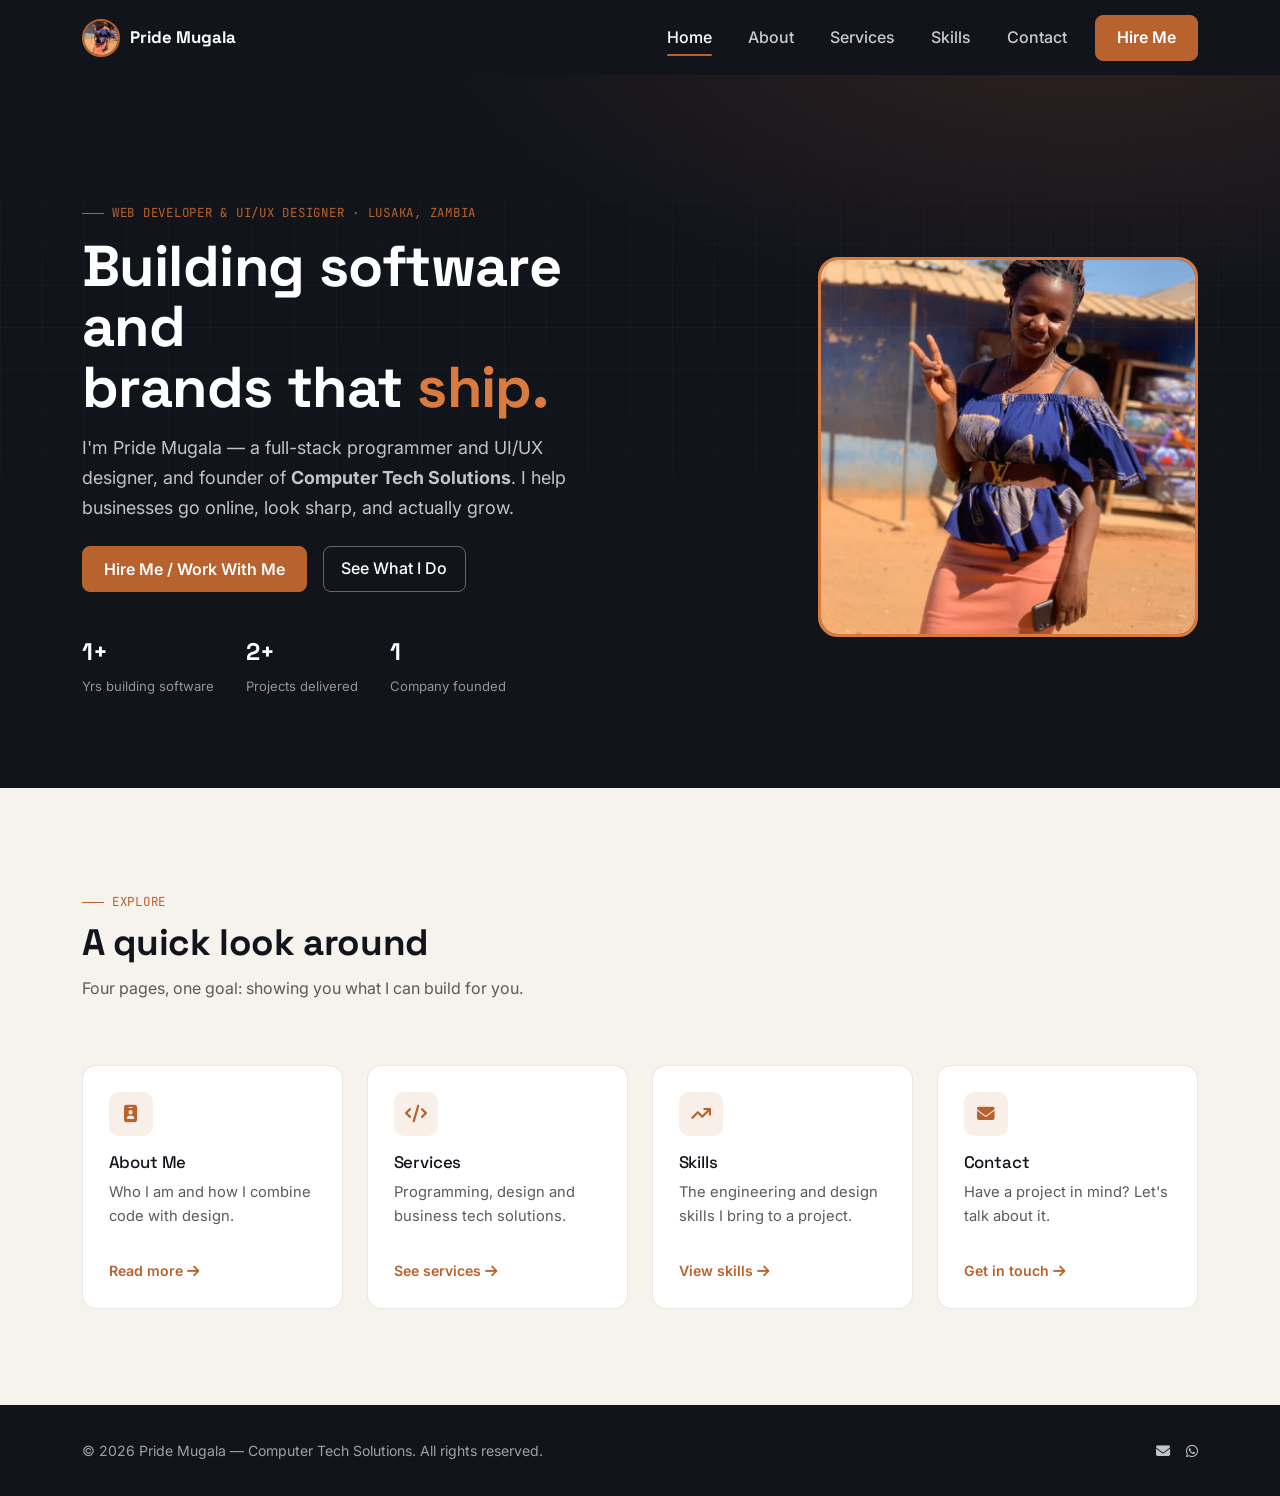
<file: index.html>
<!DOCTYPE html>
<html lang="en">
<head>
<meta charset="UTF-8">
<meta name="viewport" content="width=device-width, initial-scale=1.0">
<title>Pride Mugala — Web Developer &amp; UI/UX Designer in Lusaka, Zambia</title>
<meta name="description" content="Pride Mugala is a full-stack web developer and UI/UX designer in Lusaka, Zambia, and founder of Computer Tech Solutions. Websites, apps and brand design for growing businesses.">
<meta name="author" content="Pride Mugala">
<meta name="robots" content="index, follow, max-image-preview:large, max-snippet:-1">
<meta name="theme-color" content="#0f1720">
<link rel="canonical" href="https://YOUR-DOMAIN.com/">
<link rel="icon" type="image/png" href="logo.png">
<link rel="apple-touch-icon" href="logo.png">

<meta property="og:type" content="website">
<meta property="og:site_name" content="Pride Mugala — Computer Tech Solutions">
<meta property="og:title" content="Pride Mugala — Web Developer &amp; UI/UX Designer in Lusaka, Zambia">
<meta property="og:description" content="Pride Mugala is a full-stack web developer and UI/UX designer in Lusaka, Zambia, and founder of Computer Tech Solutions. Websites, apps and brand design for growing businesses.">
<meta property="og:url" content="https://YOUR-DOMAIN.com/">
<meta property="og:image" content="https://YOUR-DOMAIN.com/logo.png">
<meta property="og:image:alt" content="Pride Mugala, web developer and UI/UX designer in Lusaka, Zambia">
<meta property="og:locale" content="en_ZM">
<meta name="twitter:card" content="summary_large_image">
<meta name="twitter:title" content="Pride Mugala — Web Developer &amp; UI/UX Designer in Lusaka, Zambia">
<meta name="twitter:description" content="Pride Mugala is a full-stack web developer and UI/UX designer in Lusaka, Zambia, and founder of Computer Tech Solutions. Websites, apps and brand design for growing businesses.">
<meta name="twitter:image" content="https://YOUR-DOMAIN.com/logo.png">

<meta name="geo.region" content="ZM-09">
<meta name="geo.placename" content="Lusaka">

<link rel="preconnect" href="https://fonts.googleapis.com">
<link rel="preconnect" href="https://fonts.gstatic.com" crossorigin>
<link href="https://cdnjs.cloudflare.com/ajax/libs/twitter-bootstrap/5.3.3/css/bootstrap.min.css" rel="stylesheet">
<link rel="stylesheet" href="https://cdnjs.cloudflare.com/ajax/libs/font-awesome/6.5.2/css/all.min.css">
<link href="https://fonts.googleapis.com/css2?family=Space+Grotesk:wght@500;600;700&family=Inter:wght@400;500;600&family=JetBrains+Mono:wght@400;500;600&display=swap" rel="stylesheet">
<link rel="stylesheet" href="style.css">
<noscript><style>[data-reveal]{opacity:1!important;transform:none!important}</style></noscript>

<script type="application/ld+json">
{
  "@context": "https://schema.org",
  "@graph": [
    {
      "@type": "WebSite",
      "@id": "https://YOUR-DOMAIN.com/#website",
      "url": "https://YOUR-DOMAIN.com/",
      "name": "Pride Mugala — Computer Tech Solutions",
      "inLanguage": "en",
      "publisher": {
        "@id": "https://YOUR-DOMAIN.com/#person"
      }
    },
    {
      "@type": "Person",
      "@id": "https://YOUR-DOMAIN.com/#person",
      "name": "Pride Mugala",
      "jobTitle": "Full-stack Web Developer & UI/UX Designer",
      "image": "https://YOUR-DOMAIN.com/logo.png",
      "url": "https://YOUR-DOMAIN.com/",
      "email": "mailto:mugalapride@gmail.com",
      "telephone": "+260770741549",
      "address": {
        "@type": "PostalAddress",
        "addressLocality": "Lusaka",
        "addressCountry": "ZM"
      },
      "worksFor": {
        "@id": "https://YOUR-DOMAIN.com/#business"
      },
      "knowsAbout": [
        "Web development",
        "HTML",
        "CSS",
        "JavaScript",
        "PHP",
        "MySQL",
        "UI/UX design",
        "Brand design",
        "Graphic design"
      ]
    },
    {
      "@type": "ProfessionalService",
      "@id": "https://YOUR-DOMAIN.com/#business",
      "name": "Computer Tech Solutions",
      "url": "https://YOUR-DOMAIN.com/",
      "image": "https://YOUR-DOMAIN.com/logo.png",
      "founder": {
        "@id": "https://YOUR-DOMAIN.com/#person"
      },
      "description": "Website development, business branding and digital services in Lusaka, Zambia.",
      "email": "mugalapride@gmail.com",
      "telephone": "+260770741549",
      "address": {
        "@type": "PostalAddress",
        "addressLocality": "Lusaka",
        "addressCountry": "ZM"
      },
      "areaServed": {
        "@type": "Country",
        "name": "Zambia"
      }
    },
    {
      "@type": "BreadcrumbList",
      "itemListElement": [
        {
          "@type": "ListItem",
          "position": 1,
          "name": "Home",
          "item": "https://YOUR-DOMAIN.com/"
        }
      ]
    }
  ]
}
</script>
</head>
<body>

<a class="visually-hidden-focusable skip-link" href="#main">Skip to main content</a>
<nav class="navbar navbar-expand-lg navbar-dark sticky-top" id="mainNav" aria-label="Main navigation">
  <div class="container">
    <a class="navbar-brand" href="index.html">
      <img src="logo.png" alt="Pride Mugala logo" width="40" height="40">
      Pride Mugala
    </a>
    <button class="navbar-toggler" type="button" data-bs-toggle="collapse" data-bs-target="#navMenu" aria-controls="navMenu" aria-expanded="false" aria-label="Toggle navigation">
      <span class="navbar-toggler-icon"></span>
    </button>
    <div class="collapse navbar-collapse" id="navMenu">
      <ul class="navbar-nav ms-auto align-items-lg-center gap-lg-1">
        <li class="nav-item"><a class="nav-link active" href="index.html" aria-current="page">Home</a></li>
        <li class="nav-item"><a class="nav-link" href="about.html">About</a></li>
        <li class="nav-item"><a class="nav-link" href="services.html">Services</a></li>
        <li class="nav-item"><a class="nav-link" href="skills.html">Skills</a></li>
        <li class="nav-item"><a class="nav-link" href="contact.html">Contact</a></li>
        <li class="nav-item ms-lg-2 mt-2 mt-lg-0"><a class="btn-copper" href="contact.html">Hire Me</a></li>
      </ul>
    </div>
  </div>
</nav>

<main id="main">
<header class="hero" id="home">
  <div class="container position-relative">
    <div class="row align-items-center gy-5">
      <div class="col-lg-7">
        <span class="eyebrow">Web Developer &amp; UI/UX Designer · Lusaka, Zambia</span>
        <h1>Building software <br> and <br> brands that <span>ship.</span></h1>
        <p class="lead-text">
          I'm Pride Mugala — a full-stack programmer and UI/UX designer, and founder of
          <strong>Computer Tech Solutions</strong>. I help businesses go online, look sharp,
          and actually grow.
        </p>
        <div class="d-flex flex-wrap gap-3 mt-4">
          <a href="contact.html" class="btn-copper">Hire Me / Work With Me</a>
          <a href="services.html" class="btn-outline-paper">See What I Do</a>
        </div>
        <div class="hero-stats">
          <div><strong>1+</strong><span>Yrs building software</span></div>
          <div><strong>2+</strong><span>Projects delivered</span></div>
          <div><strong>1</strong><span>Company founded</span></div>
        </div>
      </div>
      <div class="col-lg-5 d-flex justify-content-lg-end justify-content-center">
        <img class="hero-photo" src="logo.png" width="380" height="380" fetchpriority="high"
             alt="Pride Mugala, full-stack web developer and UI/UX designer in Lusaka, Zambia">
      </div>
    </div>
  </div>
</header>

<section aria-labelledby="explore-title">
  <div class="container">
    <div class="row mb-5">
      <div class="col-lg-7" data-reveal>
        <span class="eyebrow">Explore</span>
        <h2 class="section-title mt-2" id="explore-title">A quick look around</h2>
        <p class="section-sub">Four pages, one goal: showing you what I can build for you.</p>
      </div>
    </div>
    <div class="row g-4">
      <div class="col-md-6 col-lg-3" data-reveal>
        <a href="about.html" class="text-decoration-none text-reset">
          <div class="preview-card">
            <div class="icon-wrap"><i class="fa-solid fa-id-badge" aria-hidden="true"></i></div>
            <h3>About Me</h3>
            <p>Who I am and how I combine code with design.</p>
            <span class="go-link">Read more <i class="fa-solid fa-arrow-right" aria-hidden="true"></i></span>
          </div>
        </a>
      </div>
      <div class="col-md-6 col-lg-3" data-reveal>
        <a href="services.html" class="text-decoration-none text-reset">
          <div class="preview-card">
            <div class="icon-wrap"><i class="fa-solid fa-code" aria-hidden="true"></i></div>
            <h3>Services</h3>
            <p>Programming, design and business tech solutions.</p>
            <span class="go-link">See services <i class="fa-solid fa-arrow-right" aria-hidden="true"></i></span>
          </div>
        </a>
      </div>
      <div class="col-md-6 col-lg-3" data-reveal>
        <a href="skills.html" class="text-decoration-none text-reset">
          <div class="preview-card">
            <div class="icon-wrap"><i class="fa-solid fa-arrow-trend-up" aria-hidden="true"></i></div>
            <h3>Skills</h3>
            <p>The engineering and design skills I bring to a project.</p>
            <span class="go-link">View skills <i class="fa-solid fa-arrow-right" aria-hidden="true"></i></span>
          </div>
        </a>
      </div>
      <div class="col-md-6 col-lg-3" data-reveal>
        <a href="contact.html" class="text-decoration-none text-reset">
          <div class="preview-card">
            <div class="icon-wrap"><i class="fa-solid fa-envelope" aria-hidden="true"></i></div>
            <h3>Contact</h3>
            <p>Have a project in mind? Let's talk about it.</p>
            <span class="go-link">Get in touch <i class="fa-solid fa-arrow-right" aria-hidden="true"></i></span>
          </div>
        </a>
      </div>
    </div>
  </div>
</section>
</main>

<footer>
  <div class="container d-flex flex-column flex-md-row justify-content-between align-items-center gap-2 text-center text-md-start">
    <div>&copy; <span id="year">2026</span> Pride Mugala — Computer Tech Solutions. All rights reserved.</div>
    <div class="d-flex gap-3">
      <a href="mailto:mugalapride@gmail.com" aria-label="Email Pride Mugala"><i class="fa-solid fa-envelope"></i></a>
      <a href="https://wa.me/260770741549" aria-label="WhatsApp Pride Mugala" rel="noopener"><i class="fa-brands fa-whatsapp"></i></a>
    </div>
  </div>
</footer>

<script src="https://cdnjs.cloudflare.com/ajax/libs/twitter-bootstrap/5.3.3/js/bootstrap.bundle.min.js"></script>
<script src="script.js" defer></script>

</body>
</html>
</file>
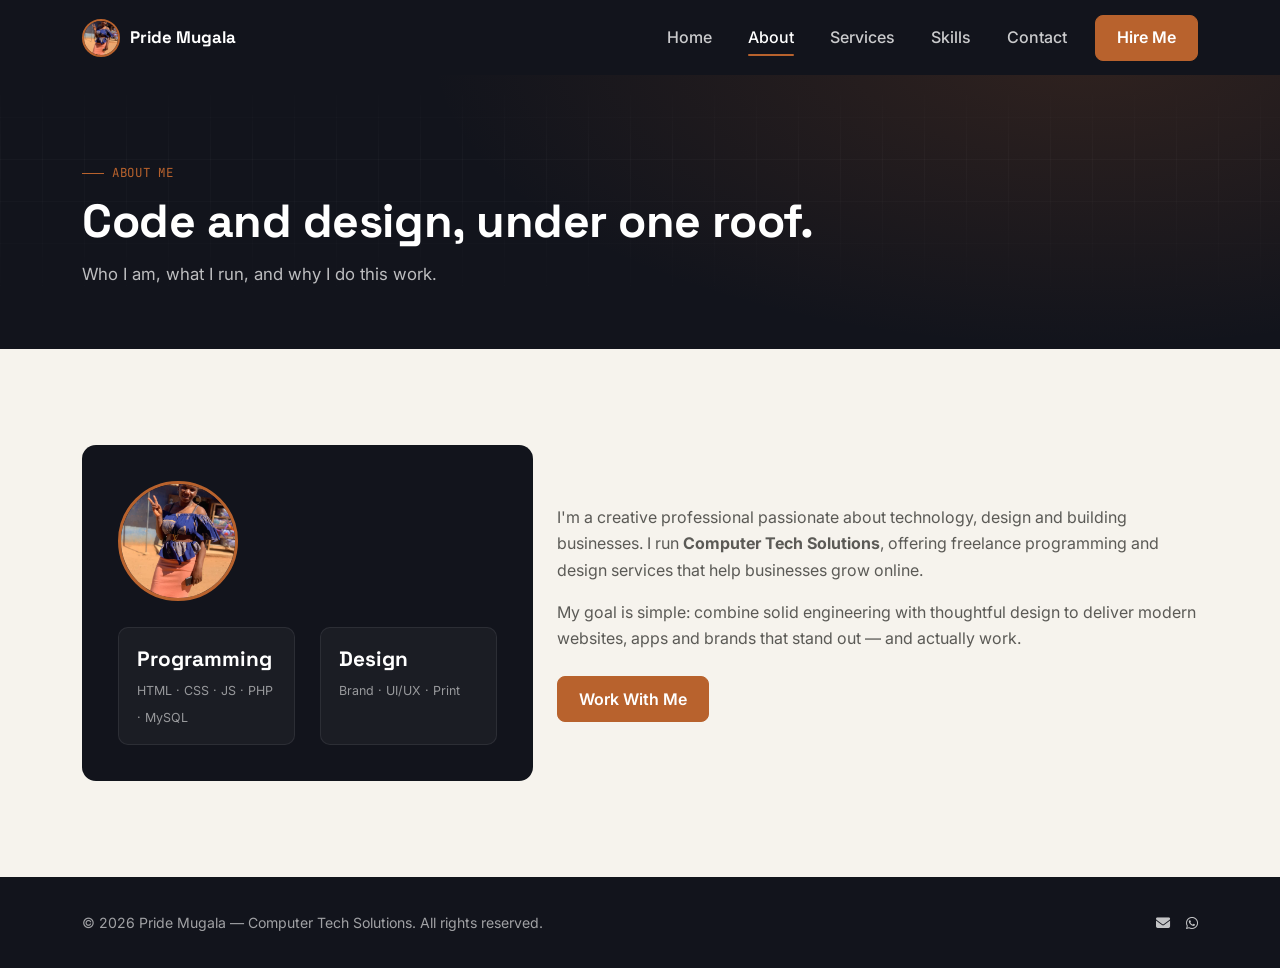
<file: about.html>
<!DOCTYPE html>
<html lang="en">
<head>
<meta charset="UTF-8">
<meta name="viewport" content="width=device-width, initial-scale=1.0">
<title>About Pride Mugala | Programmer &amp; Designer in Lusaka, Zambia</title>
<meta name="description" content="Learn about Pride Mugala, a full-stack programmer and UI/UX designer in Lusaka, Zambia, and founder of Computer Tech Solutions.">
<meta name="author" content="Pride Mugala">
<meta name="robots" content="index, follow, max-image-preview:large, max-snippet:-1">
<meta name="theme-color" content="#0f1720">
<link rel="canonical" href="https://YOUR-DOMAIN.com/about.html">
<link rel="icon" type="image/png" href="logo.png">
<link rel="apple-touch-icon" href="logo.png">

<meta property="og:type" content="website">
<meta property="og:site_name" content="Pride Mugala — Computer Tech Solutions">
<meta property="og:title" content="About Pride Mugala | Programmer &amp; Designer in Lusaka, Zambia">
<meta property="og:description" content="Learn about Pride Mugala, a full-stack programmer and UI/UX designer in Lusaka, Zambia, and founder of Computer Tech Solutions.">
<meta property="og:url" content="https://YOUR-DOMAIN.com/about.html">
<meta property="og:image" content="https://YOUR-DOMAIN.com/logo.png">
<meta property="og:image:alt" content="Pride Mugala, web developer and UI/UX designer in Lusaka, Zambia">
<meta property="og:locale" content="en_ZM">
<meta name="twitter:card" content="summary_large_image">
<meta name="twitter:title" content="About Pride Mugala | Programmer &amp; Designer in Lusaka, Zambia">
<meta name="twitter:description" content="Learn about Pride Mugala, a full-stack programmer and UI/UX designer in Lusaka, Zambia, and founder of Computer Tech Solutions.">
<meta name="twitter:image" content="https://YOUR-DOMAIN.com/logo.png">

<meta name="geo.region" content="ZM-09">
<meta name="geo.placename" content="Lusaka">

<link rel="preconnect" href="https://fonts.googleapis.com">
<link rel="preconnect" href="https://fonts.gstatic.com" crossorigin>
<link href="https://cdnjs.cloudflare.com/ajax/libs/twitter-bootstrap/5.3.3/css/bootstrap.min.css" rel="stylesheet">
<link rel="stylesheet" href="https://cdnjs.cloudflare.com/ajax/libs/font-awesome/6.5.2/css/all.min.css">
<link href="https://fonts.googleapis.com/css2?family=Space+Grotesk:wght@500;600;700&family=Inter:wght@400;500;600&family=JetBrains+Mono:wght@400;500;600&display=swap" rel="stylesheet">
<link rel="stylesheet" href="style.css">
<noscript><style>[data-reveal]{opacity:1!important;transform:none!important}</style></noscript>

<script type="application/ld+json">
{
  "@context": "https://schema.org",
  "@graph": [
    {
      "@type": "WebSite",
      "@id": "https://YOUR-DOMAIN.com/#website",
      "url": "https://YOUR-DOMAIN.com/",
      "name": "Pride Mugala — Computer Tech Solutions",
      "inLanguage": "en",
      "publisher": {
        "@id": "https://YOUR-DOMAIN.com/#person"
      }
    },
    {
      "@type": "Person",
      "@id": "https://YOUR-DOMAIN.com/#person",
      "name": "Pride Mugala",
      "jobTitle": "Full-stack Web Developer & UI/UX Designer",
      "image": "https://YOUR-DOMAIN.com/logo.png",
      "url": "https://YOUR-DOMAIN.com/",
      "email": "mailto:mugalapride@gmail.com",
      "telephone": "+260770741549",
      "address": {
        "@type": "PostalAddress",
        "addressLocality": "Lusaka",
        "addressCountry": "ZM"
      },
      "worksFor": {
        "@id": "https://YOUR-DOMAIN.com/#business"
      },
      "knowsAbout": [
        "Web development",
        "HTML",
        "CSS",
        "JavaScript",
        "PHP",
        "MySQL",
        "UI/UX design",
        "Brand design",
        "Graphic design"
      ]
    },
    {
      "@type": "ProfessionalService",
      "@id": "https://YOUR-DOMAIN.com/#business",
      "name": "Computer Tech Solutions",
      "url": "https://YOUR-DOMAIN.com/",
      "image": "https://YOUR-DOMAIN.com/logo.png",
      "founder": {
        "@id": "https://YOUR-DOMAIN.com/#person"
      },
      "description": "Website development, business branding and digital services in Lusaka, Zambia.",
      "email": "mugalapride@gmail.com",
      "telephone": "+260770741549",
      "address": {
        "@type": "PostalAddress",
        "addressLocality": "Lusaka",
        "addressCountry": "ZM"
      },
      "areaServed": {
        "@type": "Country",
        "name": "Zambia"
      }
    },
    {
      "@type": "BreadcrumbList",
      "itemListElement": [
        {
          "@type": "ListItem",
          "position": 1,
          "name": "Home",
          "item": "https://YOUR-DOMAIN.com/"
        },
        {
          "@type": "ListItem",
          "position": 2,
          "name": "About",
          "item": "https://YOUR-DOMAIN.com/about.html"
        }
      ]
    },
    {
      "@type": "AboutPage",
      "url": "https://YOUR-DOMAIN.com/about.html",
      "name": "About Pride Mugala | Programmer & Designer in Lusaka, Zambia",
      "about": {
        "@id": "https://YOUR-DOMAIN.com/#person"
      }
    }
  ]
}
</script>
</head>
<body>

<a class="visually-hidden-focusable skip-link" href="#main">Skip to main content</a>
<nav class="navbar navbar-expand-lg navbar-dark sticky-top" id="mainNav" aria-label="Main navigation">
  <div class="container">
    <a class="navbar-brand" href="index.html">
      <img src="logo.png" alt="Pride Mugala logo" width="40" height="40">
      Pride Mugala
    </a>
    <button class="navbar-toggler" type="button" data-bs-toggle="collapse" data-bs-target="#navMenu" aria-controls="navMenu" aria-expanded="false" aria-label="Toggle navigation">
      <span class="navbar-toggler-icon"></span>
    </button>
    <div class="collapse navbar-collapse" id="navMenu">
      <ul class="navbar-nav ms-auto align-items-lg-center gap-lg-1">
        <li class="nav-item"><a class="nav-link" href="index.html">Home</a></li>
        <li class="nav-item"><a class="nav-link active" href="about.html" aria-current="page">About</a></li>
        <li class="nav-item"><a class="nav-link" href="services.html">Services</a></li>
        <li class="nav-item"><a class="nav-link" href="skills.html">Skills</a></li>
        <li class="nav-item"><a class="nav-link" href="contact.html">Contact</a></li>
        <li class="nav-item ms-lg-2 mt-2 mt-lg-0"><a class="btn-copper" href="contact.html">Hire Me</a></li>
      </ul>
    </div>
  </div>
</nav>

<main id="main">
<header class="page-header">
  <div class="container">
    <span class="eyebrow">About Me</span>
    <h1>Code and design, under one roof.</h1>
    <p>Who I am, what I run, and why I do this work.</p>
  </div>
</header>

<section>
  <div class="container">
    <div class="row align-items-center gy-5">
      <div class="col-lg-5" data-reveal>
        <div class="about-figure">
          <img src="logo.png" width="120" height="120" loading="lazy" alt="Portrait of Pride Mugala, programmer and designer in Lusaka, Zambia">
          <div class="stat-row">
            <div class="stat"><strong>Programming</strong><span>HTML · CSS · JS · PHP · MySQL</span></div>
            <div class="stat"><strong>Design</strong><span>Brand · UI/UX · Print</span></div>
          </div>
        </div>
      </div>
      <div class="col-lg-7" data-reveal>
        <p class="section-sub">
          I'm a creative professional passionate about technology, design and building
          businesses. I run <strong>Computer Tech Solutions</strong>, offering freelance
          programming and design services that help businesses grow online.
        </p>
        <p class="section-sub">
          My goal is simple: combine solid engineering with thoughtful design to deliver
          modern websites, apps and brands that stand out — and actually work.
        </p>
        <a href="contact.html" class="btn-copper mt-2">Work With Me</a>
      </div>
    </div>
  </div>
</section>
</main>

<footer>
  <div class="container d-flex flex-column flex-md-row justify-content-between align-items-center gap-2 text-center text-md-start">
    <div>&copy; <span id="year">2026</span> Pride Mugala — Computer Tech Solutions. All rights reserved.</div>
    <div class="d-flex gap-3">
      <a href="mailto:mugalapride@gmail.com" aria-label="Email Pride Mugala"><i class="fa-solid fa-envelope"></i></a>
      <a href="https://wa.me/260770741549" aria-label="WhatsApp Pride Mugala" rel="noopener"><i class="fa-brands fa-whatsapp"></i></a>
    </div>
  </div>
</footer>

<script src="https://cdnjs.cloudflare.com/ajax/libs/twitter-bootstrap/5.3.3/js/bootstrap.bundle.min.js"></script>
<script src="script.js" defer></script>

</body>
</html>
</file>
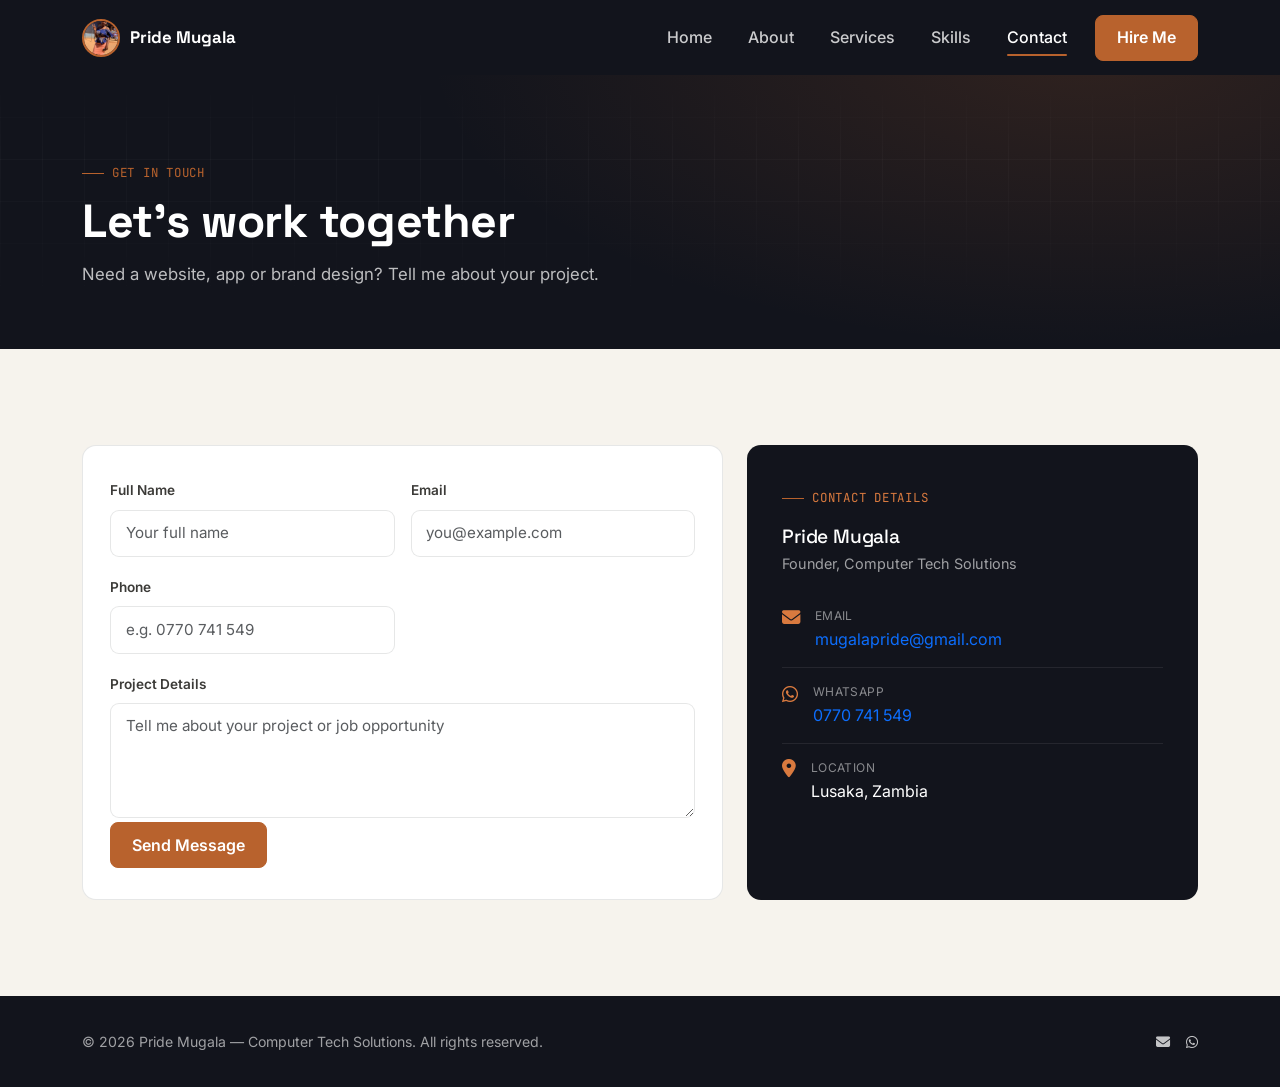
<file: contact.html>
<!DOCTYPE html>
<html lang="en">
<head>
<meta charset="UTF-8">
<meta name="viewport" content="width=device-width, initial-scale=1.0">
<title>Contact Pride Mugala | Hire a Web Developer in Lusaka</title>
<meta name="description" content="Get in touch with Pride Mugala for website, app or brand design projects. Email, WhatsApp or the contact form. Based in Lusaka, Zambia.">
<meta name="author" content="Pride Mugala">
<meta name="robots" content="index, follow, max-image-preview:large, max-snippet:-1">
<meta name="theme-color" content="#0f1720">
<link rel="canonical" href="https://YOUR-DOMAIN.com/contact.html">
<link rel="icon" type="image/png" href="logo.png">
<link rel="apple-touch-icon" href="logo.png">

<meta property="og:type" content="website">
<meta property="og:site_name" content="Pride Mugala — Computer Tech Solutions">
<meta property="og:title" content="Contact Pride Mugala | Hire a Web Developer in Lusaka">
<meta property="og:description" content="Get in touch with Pride Mugala for website, app or brand design projects. Email, WhatsApp or the contact form. Based in Lusaka, Zambia.">
<meta property="og:url" content="https://YOUR-DOMAIN.com/contact.html">
<meta property="og:image" content="https://YOUR-DOMAIN.com/logo.png">
<meta property="og:image:alt" content="Pride Mugala, web developer and UI/UX designer in Lusaka, Zambia">
<meta property="og:locale" content="en_ZM">
<meta name="twitter:card" content="summary_large_image">
<meta name="twitter:title" content="Contact Pride Mugala | Hire a Web Developer in Lusaka">
<meta name="twitter:description" content="Get in touch with Pride Mugala for website, app or brand design projects. Email, WhatsApp or the contact form. Based in Lusaka, Zambia.">
<meta name="twitter:image" content="https://YOUR-DOMAIN.com/logo.png">

<meta name="geo.region" content="ZM-09">
<meta name="geo.placename" content="Lusaka">

<link rel="preconnect" href="https://fonts.googleapis.com">
<link rel="preconnect" href="https://fonts.gstatic.com" crossorigin>
<link href="https://cdnjs.cloudflare.com/ajax/libs/twitter-bootstrap/5.3.3/css/bootstrap.min.css" rel="stylesheet">
<link rel="stylesheet" href="https://cdnjs.cloudflare.com/ajax/libs/font-awesome/6.5.2/css/all.min.css">
<link href="https://fonts.googleapis.com/css2?family=Space+Grotesk:wght@500;600;700&family=Inter:wght@400;500;600&family=JetBrains+Mono:wght@400;500;600&display=swap" rel="stylesheet">
<link rel="stylesheet" href="style.css">
<noscript><style>[data-reveal]{opacity:1!important;transform:none!important}</style></noscript>

<script type="application/ld+json">
{
  "@context": "https://schema.org",
  "@graph": [
    {
      "@type": "WebSite",
      "@id": "https://YOUR-DOMAIN.com/#website",
      "url": "https://YOUR-DOMAIN.com/",
      "name": "Pride Mugala — Computer Tech Solutions",
      "inLanguage": "en",
      "publisher": {
        "@id": "https://YOUR-DOMAIN.com/#person"
      }
    },
    {
      "@type": "Person",
      "@id": "https://YOUR-DOMAIN.com/#person",
      "name": "Pride Mugala",
      "jobTitle": "Full-stack Web Developer & UI/UX Designer",
      "image": "https://YOUR-DOMAIN.com/logo.png",
      "url": "https://YOUR-DOMAIN.com/",
      "email": "mailto:mugalapride@gmail.com",
      "telephone": "+260770741549",
      "address": {
        "@type": "PostalAddress",
        "addressLocality": "Lusaka",
        "addressCountry": "ZM"
      },
      "worksFor": {
        "@id": "https://YOUR-DOMAIN.com/#business"
      },
      "knowsAbout": [
        "Web development",
        "HTML",
        "CSS",
        "JavaScript",
        "PHP",
        "MySQL",
        "UI/UX design",
        "Brand design",
        "Graphic design"
      ]
    },
    {
      "@type": "ProfessionalService",
      "@id": "https://YOUR-DOMAIN.com/#business",
      "name": "Computer Tech Solutions",
      "url": "https://YOUR-DOMAIN.com/",
      "image": "https://YOUR-DOMAIN.com/logo.png",
      "founder": {
        "@id": "https://YOUR-DOMAIN.com/#person"
      },
      "description": "Website development, business branding and digital services in Lusaka, Zambia.",
      "email": "mugalapride@gmail.com",
      "telephone": "+260770741549",
      "address": {
        "@type": "PostalAddress",
        "addressLocality": "Lusaka",
        "addressCountry": "ZM"
      },
      "areaServed": {
        "@type": "Country",
        "name": "Zambia"
      }
    },
    {
      "@type": "BreadcrumbList",
      "itemListElement": [
        {
          "@type": "ListItem",
          "position": 1,
          "name": "Home",
          "item": "https://YOUR-DOMAIN.com/"
        },
        {
          "@type": "ListItem",
          "position": 2,
          "name": "Contact",
          "item": "https://YOUR-DOMAIN.com/contact.html"
        }
      ]
    },
    {
      "@type": "ContactPage",
      "url": "https://YOUR-DOMAIN.com/contact.html",
      "name": "Contact Pride Mugala | Hire a Web Developer in Lusaka"
    }
  ]
}
</script>
</head>
<body>

<a class="visually-hidden-focusable skip-link" href="#main">Skip to main content</a>
<nav class="navbar navbar-expand-lg navbar-dark sticky-top" id="mainNav" aria-label="Main navigation">
  <div class="container">
    <a class="navbar-brand" href="index.html">
      <img src="logo.png" alt="Pride Mugala logo" width="40" height="40">
      Pride Mugala
    </a>
    <button class="navbar-toggler" type="button" data-bs-toggle="collapse" data-bs-target="#navMenu" aria-controls="navMenu" aria-expanded="false" aria-label="Toggle navigation">
      <span class="navbar-toggler-icon"></span>
    </button>
    <div class="collapse navbar-collapse" id="navMenu">
      <ul class="navbar-nav ms-auto align-items-lg-center gap-lg-1">
        <li class="nav-item"><a class="nav-link" href="index.html">Home</a></li>
        <li class="nav-item"><a class="nav-link" href="about.html">About</a></li>
        <li class="nav-item"><a class="nav-link" href="services.html">Services</a></li>
        <li class="nav-item"><a class="nav-link" href="skills.html">Skills</a></li>
        <li class="nav-item"><a class="nav-link active" href="contact.html" aria-current="page">Contact</a></li>
        <li class="nav-item ms-lg-2 mt-2 mt-lg-0"><a class="btn-copper" href="contact.html">Hire Me</a></li>
      </ul>
    </div>
  </div>
</nav>

<main id="main">
<header class="page-header">
  <div class="container">
    <span class="eyebrow">Get In Touch</span>
    <h1>Let's work together</h1>
    <p>Need a website, app or brand design? Tell me about your project.</p>
  </div>
</header>

<section>
  <div class="container">
    <div class="row g-4">
      <div class="col-lg-7" data-reveal>
        <form id="contactForm" method="POST" action="send_message.php" novalidate class="card-panel">
          <div class="row g-3">
            <div class="col-md-6">
              <label for="name" class="form-label">Full Name</label>
              <input type="text" class="form-control" name="name" id="name" placeholder="Your full name" autocomplete="name" required>
              <div class="invalid-feedback" id="nameError"></div>
            </div>
            <div class="col-md-6">
              <label for="email" class="form-label">Email</label>
              <input type="email" class="form-control" name="email" id="email" placeholder="you@example.com" autocomplete="email" required>
              <div class="invalid-feedback" id="emailError"></div>
            </div>
            <div class="col-md-6">
              <label for="phone" class="form-label">Phone</label>
              <input type="tel" class="form-control" name="phone" id="phone" placeholder="e.g. 0770 741 549" autocomplete="tel" required>
              <div class="invalid-feedback" id="phoneError"></div>
            </div>
            <div class="col-12">
              <label for="message" class="form-label">Project Details</label>
              <textarea class="form-control" name="message" id="message" rows="4" placeholder="Tell me about your project or job opportunity"></textarea>
            </div>
            <div class="col-12 d-flex align-items-center gap-3 mt-1">
              <button type="submit" class="btn-copper">Send Message</button>
              <span id="successMsg" class="text-success small" style="display:none;" role="status"><i class="fa-solid fa-circle-check me-1" aria-hidden="true"></i>Message sent — I'll get back to you.</span>
              <span id="errorMsg" class="text-danger small" style="display:none;" role="alert"><i class="fa-solid fa-circle-xmark me-1" aria-hidden="true"></i>Failed to send. Please try again or <a href="mailto:mugalapride@gmail.com">email me</a>.</span>
            </div>
          </div>
        </form>
      </div>

      <div class="col-lg-5" data-reveal>
        <div class="contact-panel">
          <span class="eyebrow" style="color:var(--copper-bright);">Contact Details</span>
          <h2 class="mt-3 mb-1" style="font-size:1.2rem;">Pride Mugala</h2>
          <p class="mb-0" style="color:rgba(255,255,255,.6); font-size:.9rem;">Founder, Computer Tech Solutions</p>

          <address class="mt-3 mb-0" style="font-style:normal;">
            <div class="item">
              <i class="fa-solid fa-envelope" aria-hidden="true"></i>
              <div><small>Email</small><a href="mailto:mugalapride@gmail.com">mugalapride@gmail.com</a></div>
            </div>
            <div class="item">
              <i class="fa-brands fa-whatsapp" aria-hidden="true"></i>
              <div><small>WhatsApp</small><a href="https://wa.me/260770741549" rel="noopener">0770 741 549</a></div>
            </div>
            <div class="item">
              <i class="fa-solid fa-location-dot" aria-hidden="true"></i>
              <div><small>Location</small>Lusaka, Zambia</div>
            </div>
          </address>
        </div>
      </div>
    </div>
  </div>
</section>
</main>

<footer>
  <div class="container d-flex flex-column flex-md-row justify-content-between align-items-center gap-2 text-center text-md-start">
    <div>&copy; <span id="year">2026</span> Pride Mugala — Computer Tech Solutions. All rights reserved.</div>
    <div class="d-flex gap-3">
      <a href="mailto:mugalapride@gmail.com" aria-label="Email Pride Mugala"><i class="fa-solid fa-envelope"></i></a>
      <a href="https://wa.me/260770741549" aria-label="WhatsApp Pride Mugala" rel="noopener"><i class="fa-brands fa-whatsapp"></i></a>
    </div>
  </div>
</footer>

<script src="https://cdnjs.cloudflare.com/ajax/libs/twitter-bootstrap/5.3.3/js/bootstrap.bundle.min.js"></script>
<script src="script.js" defer></script>
<script src="contact.js" defer></script>
</body>
</html>
</file>
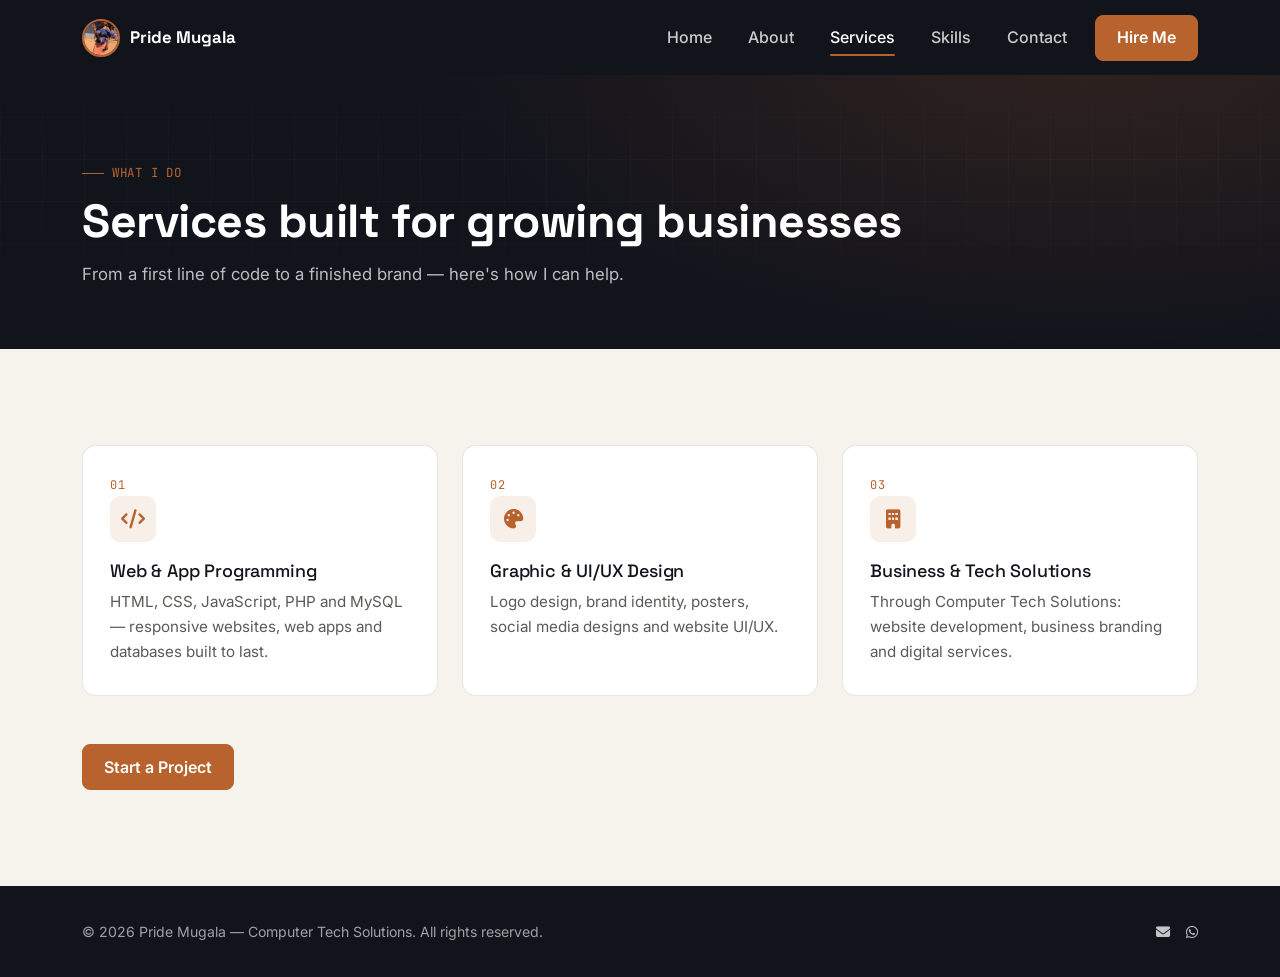
<file: services.html>
<!DOCTYPE html>
<html lang="en">
<head>
<meta charset="UTF-8">
<meta name="viewport" content="width=device-width, initial-scale=1.0">
<title>Web Development &amp; Design Services in Lusaka | Pride Mugala</title>
<meta name="description" content="Web and app programming, logo and brand design, UI/UX and business tech solutions in Lusaka, Zambia from Pride Mugala at Computer Tech Solutions.">
<meta name="author" content="Pride Mugala">
<meta name="robots" content="index, follow, max-image-preview:large, max-snippet:-1">
<meta name="theme-color" content="#0f1720">
<link rel="canonical" href="https://YOUR-DOMAIN.com/services.html">
<link rel="icon" type="image/png" href="logo.png">
<link rel="apple-touch-icon" href="logo.png">

<meta property="og:type" content="website">
<meta property="og:site_name" content="Pride Mugala — Computer Tech Solutions">
<meta property="og:title" content="Web Development &amp; Design Services in Lusaka | Pride Mugala">
<meta property="og:description" content="Web and app programming, logo and brand design, UI/UX and business tech solutions in Lusaka, Zambia from Pride Mugala at Computer Tech Solutions.">
<meta property="og:url" content="https://YOUR-DOMAIN.com/services.html">
<meta property="og:image" content="https://YOUR-DOMAIN.com/logo.png">
<meta property="og:image:alt" content="Pride Mugala, web developer and UI/UX designer in Lusaka, Zambia">
<meta property="og:locale" content="en_ZM">
<meta name="twitter:card" content="summary_large_image">
<meta name="twitter:title" content="Web Development &amp; Design Services in Lusaka | Pride Mugala">
<meta name="twitter:description" content="Web and app programming, logo and brand design, UI/UX and business tech solutions in Lusaka, Zambia from Pride Mugala at Computer Tech Solutions.">
<meta name="twitter:image" content="https://YOUR-DOMAIN.com/logo.png">

<meta name="geo.region" content="ZM-09">
<meta name="geo.placename" content="Lusaka">

<link rel="preconnect" href="https://fonts.googleapis.com">
<link rel="preconnect" href="https://fonts.gstatic.com" crossorigin>
<link href="https://cdnjs.cloudflare.com/ajax/libs/twitter-bootstrap/5.3.3/css/bootstrap.min.css" rel="stylesheet">
<link rel="stylesheet" href="https://cdnjs.cloudflare.com/ajax/libs/font-awesome/6.5.2/css/all.min.css">
<link href="https://fonts.googleapis.com/css2?family=Space+Grotesk:wght@500;600;700&family=Inter:wght@400;500;600&family=JetBrains+Mono:wght@400;500;600&display=swap" rel="stylesheet">
<link rel="stylesheet" href="style.css">
<noscript><style>[data-reveal]{opacity:1!important;transform:none!important}</style></noscript>

<script type="application/ld+json">
{
  "@context": "https://schema.org",
  "@graph": [
    {
      "@type": "WebSite",
      "@id": "https://YOUR-DOMAIN.com/#website",
      "url": "https://YOUR-DOMAIN.com/",
      "name": "Pride Mugala — Computer Tech Solutions",
      "inLanguage": "en",
      "publisher": {
        "@id": "https://YOUR-DOMAIN.com/#person"
      }
    },
    {
      "@type": "Person",
      "@id": "https://YOUR-DOMAIN.com/#person",
      "name": "Pride Mugala",
      "jobTitle": "Full-stack Web Developer & UI/UX Designer",
      "image": "https://YOUR-DOMAIN.com/logo.png",
      "url": "https://YOUR-DOMAIN.com/",
      "email": "mailto:mugalapride@gmail.com",
      "telephone": "+260770741549",
      "address": {
        "@type": "PostalAddress",
        "addressLocality": "Lusaka",
        "addressCountry": "ZM"
      },
      "worksFor": {
        "@id": "https://YOUR-DOMAIN.com/#business"
      },
      "knowsAbout": [
        "Web development",
        "HTML",
        "CSS",
        "JavaScript",
        "PHP",
        "MySQL",
        "UI/UX design",
        "Brand design",
        "Graphic design"
      ]
    },
    {
      "@type": "ProfessionalService",
      "@id": "https://YOUR-DOMAIN.com/#business",
      "name": "Computer Tech Solutions",
      "url": "https://YOUR-DOMAIN.com/",
      "image": "https://YOUR-DOMAIN.com/logo.png",
      "founder": {
        "@id": "https://YOUR-DOMAIN.com/#person"
      },
      "description": "Website development, business branding and digital services in Lusaka, Zambia.",
      "email": "mugalapride@gmail.com",
      "telephone": "+260770741549",
      "address": {
        "@type": "PostalAddress",
        "addressLocality": "Lusaka",
        "addressCountry": "ZM"
      },
      "areaServed": {
        "@type": "Country",
        "name": "Zambia"
      }
    },
    {
      "@type": "BreadcrumbList",
      "itemListElement": [
        {
          "@type": "ListItem",
          "position": 1,
          "name": "Home",
          "item": "https://YOUR-DOMAIN.com/"
        },
        {
          "@type": "ListItem",
          "position": 2,
          "name": "Services",
          "item": "https://YOUR-DOMAIN.com/services.html"
        }
      ]
    },
    {
      "@type": "Service",
      "name": "Web & App Programming",
      "description": "HTML, CSS, JavaScript, PHP and MySQL — responsive websites, web apps and databases built to last.",
      "provider": {
        "@id": "https://YOUR-DOMAIN.com/#business"
      },
      "areaServed": "Zambia"
    },
    {
      "@type": "Service",
      "name": "Graphic & UI/UX Design",
      "description": "Logo design, brand identity, posters, social media designs and website UI/UX.",
      "provider": {
        "@id": "https://YOUR-DOMAIN.com/#business"
      },
      "areaServed": "Zambia"
    },
    {
      "@type": "Service",
      "name": "Business & Tech Solutions",
      "description": "Website development, business branding and digital services through Computer Tech Solutions.",
      "provider": {
        "@id": "https://YOUR-DOMAIN.com/#business"
      },
      "areaServed": "Zambia"
    }
  ]
}
</script>
</head>
<body>

<a class="visually-hidden-focusable skip-link" href="#main">Skip to main content</a>
<nav class="navbar navbar-expand-lg navbar-dark sticky-top" id="mainNav" aria-label="Main navigation">
  <div class="container">
    <a class="navbar-brand" href="index.html">
      <img src="logo.png" alt="Pride Mugala logo" width="40" height="40">
      Pride Mugala
    </a>
    <button class="navbar-toggler" type="button" data-bs-toggle="collapse" data-bs-target="#navMenu" aria-controls="navMenu" aria-expanded="false" aria-label="Toggle navigation">
      <span class="navbar-toggler-icon"></span>
    </button>
    <div class="collapse navbar-collapse" id="navMenu">
      <ul class="navbar-nav ms-auto align-items-lg-center gap-lg-1">
        <li class="nav-item"><a class="nav-link" href="index.html">Home</a></li>
        <li class="nav-item"><a class="nav-link" href="about.html">About</a></li>
        <li class="nav-item"><a class="nav-link active" href="services.html" aria-current="page">Services</a></li>
        <li class="nav-item"><a class="nav-link" href="skills.html">Skills</a></li>
        <li class="nav-item"><a class="nav-link" href="contact.html">Contact</a></li>
        <li class="nav-item ms-lg-2 mt-2 mt-lg-0"><a class="btn-copper" href="contact.html">Hire Me</a></li>
      </ul>
    </div>
  </div>
</nav>

<main id="main">
<header class="page-header">
  <div class="container">
    <span class="eyebrow">What I Do</span>
    <h1>Services built for growing businesses</h1>
    <p>From a first line of code to a finished brand — here's how I can help.</p>
  </div>
</header>

<section>
  <div class="container">
    <div class="row g-4">
      <div class="col-md-6 col-lg-4" data-reveal>
        <div class="card-panel">
          <div class="card-num">01</div>
          <div class="icon-wrap"><i class="fa-solid fa-code" aria-hidden="true"></i></div>
          <h3>Web &amp; App Programming</h3>
          <p>HTML, CSS, JavaScript, PHP and MySQL — responsive websites, web apps and databases built to last.</p>
        </div>
      </div>
      <div class="col-md-6 col-lg-4" data-reveal>
        <div class="card-panel">
          <div class="card-num">02</div>
          <div class="icon-wrap"><i class="fa-solid fa-palette" aria-hidden="true"></i></div>
          <h3>Graphic &amp; UI/UX Design</h3>
          <p>Logo design, brand identity, posters, social media designs and website UI/UX.</p>
        </div>
      </div>
      <div class="col-md-6 col-lg-4" data-reveal>
        <div class="card-panel">
          <div class="card-num">03</div>
          <div class="icon-wrap"><i class="fa-solid fa-building" aria-hidden="true"></i></div>
          <h3>Business &amp; Tech Solutions</h3>
          <p>Through Computer Tech Solutions: website development, business branding and digital services.</p>
        </div>
      </div>
    </div>
    <div class="mt-5" data-reveal>
      <a href="contact.html" class="btn-copper">Start a Project</a>
    </div>
  </div>
</section>
</main>

<footer>
  <div class="container d-flex flex-column flex-md-row justify-content-between align-items-center gap-2 text-center text-md-start">
    <div>&copy; <span id="year">2026</span> Pride Mugala — Computer Tech Solutions. All rights reserved.</div>
    <div class="d-flex gap-3">
      <a href="mailto:mugalapride@gmail.com" aria-label="Email Pride Mugala"><i class="fa-solid fa-envelope"></i></a>
      <a href="https://wa.me/260770741549" aria-label="WhatsApp Pride Mugala" rel="noopener"><i class="fa-brands fa-whatsapp"></i></a>
    </div>
  </div>
</footer>

<script src="https://cdnjs.cloudflare.com/ajax/libs/twitter-bootstrap/5.3.3/js/bootstrap.bundle.min.js"></script>
<script src="script.js" defer></script>

</body>
</html>
</file>
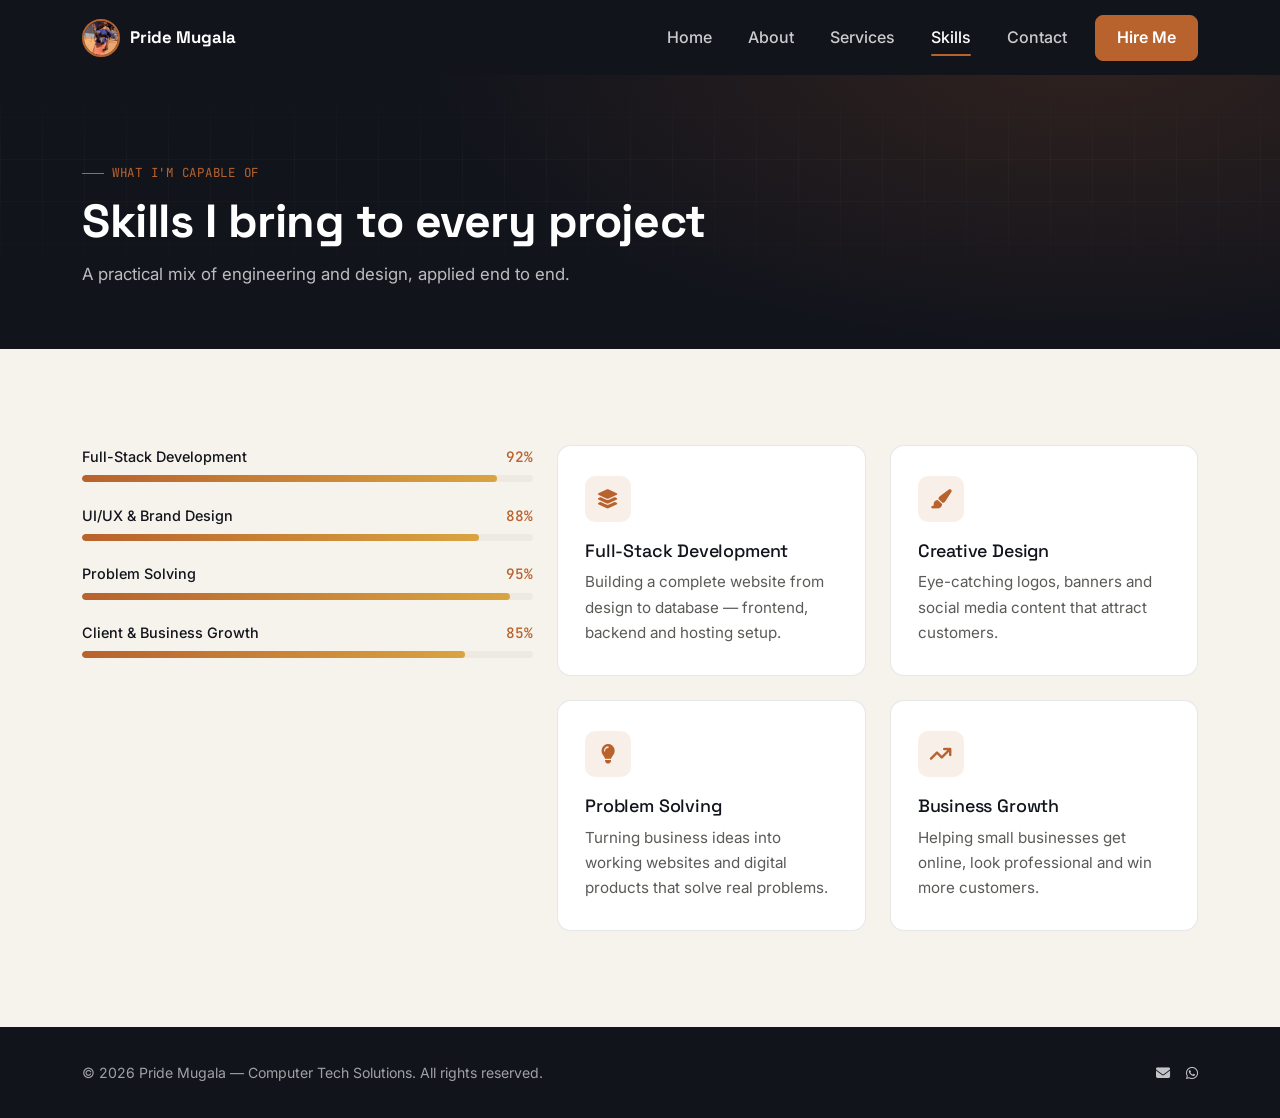
<file: skills.html>
<!DOCTYPE html>
<html lang="en">
<head>
<meta charset="UTF-8">
<meta name="viewport" content="width=device-width, initial-scale=1.0">
<title>Skills | Full-Stack Developer &amp; UI/UX Designer — Pride Mugala</title>
<meta name="description" content="Full-stack development, UI/UX and brand design, problem solving and business growth skills from Pride Mugala in Lusaka, Zambia.">
<meta name="author" content="Pride Mugala">
<meta name="robots" content="index, follow, max-image-preview:large, max-snippet:-1">
<meta name="theme-color" content="#0f1720">
<link rel="canonical" href="https://YOUR-DOMAIN.com/skills.html">
<link rel="icon" type="image/png" href="logo.png">
<link rel="apple-touch-icon" href="logo.png">

<meta property="og:type" content="website">
<meta property="og:site_name" content="Pride Mugala — Computer Tech Solutions">
<meta property="og:title" content="Skills | Full-Stack Developer &amp; UI/UX Designer — Pride Mugala">
<meta property="og:description" content="Full-stack development, UI/UX and brand design, problem solving and business growth skills from Pride Mugala in Lusaka, Zambia.">
<meta property="og:url" content="https://YOUR-DOMAIN.com/skills.html">
<meta property="og:image" content="https://YOUR-DOMAIN.com/logo.png">
<meta property="og:image:alt" content="Pride Mugala, web developer and UI/UX designer in Lusaka, Zambia">
<meta property="og:locale" content="en_ZM">
<meta name="twitter:card" content="summary_large_image">
<meta name="twitter:title" content="Skills | Full-Stack Developer &amp; UI/UX Designer — Pride Mugala">
<meta name="twitter:description" content="Full-stack development, UI/UX and brand design, problem solving and business growth skills from Pride Mugala in Lusaka, Zambia.">
<meta name="twitter:image" content="https://YOUR-DOMAIN.com/logo.png">

<meta name="geo.region" content="ZM-09">
<meta name="geo.placename" content="Lusaka">

<link rel="preconnect" href="https://fonts.googleapis.com">
<link rel="preconnect" href="https://fonts.gstatic.com" crossorigin>
<link href="https://cdnjs.cloudflare.com/ajax/libs/twitter-bootstrap/5.3.3/css/bootstrap.min.css" rel="stylesheet">
<link rel="stylesheet" href="https://cdnjs.cloudflare.com/ajax/libs/font-awesome/6.5.2/css/all.min.css">
<link href="https://fonts.googleapis.com/css2?family=Space+Grotesk:wght@500;600;700&family=Inter:wght@400;500;600&family=JetBrains+Mono:wght@400;500;600&display=swap" rel="stylesheet">
<link rel="stylesheet" href="style.css">
<noscript><style>[data-reveal]{opacity:1!important;transform:none!important}</style></noscript>

<script type="application/ld+json">
{
  "@context": "https://schema.org",
  "@graph": [
    {
      "@type": "WebSite",
      "@id": "https://YOUR-DOMAIN.com/#website",
      "url": "https://YOUR-DOMAIN.com/",
      "name": "Pride Mugala — Computer Tech Solutions",
      "inLanguage": "en",
      "publisher": {
        "@id": "https://YOUR-DOMAIN.com/#person"
      }
    },
    {
      "@type": "Person",
      "@id": "https://YOUR-DOMAIN.com/#person",
      "name": "Pride Mugala",
      "jobTitle": "Full-stack Web Developer & UI/UX Designer",
      "image": "https://YOUR-DOMAIN.com/logo.png",
      "url": "https://YOUR-DOMAIN.com/",
      "email": "mailto:mugalapride@gmail.com",
      "telephone": "+260770741549",
      "address": {
        "@type": "PostalAddress",
        "addressLocality": "Lusaka",
        "addressCountry": "ZM"
      },
      "worksFor": {
        "@id": "https://YOUR-DOMAIN.com/#business"
      },
      "knowsAbout": [
        "Web development",
        "HTML",
        "CSS",
        "JavaScript",
        "PHP",
        "MySQL",
        "UI/UX design",
        "Brand design",
        "Graphic design"
      ]
    },
    {
      "@type": "ProfessionalService",
      "@id": "https://YOUR-DOMAIN.com/#business",
      "name": "Computer Tech Solutions",
      "url": "https://YOUR-DOMAIN.com/",
      "image": "https://YOUR-DOMAIN.com/logo.png",
      "founder": {
        "@id": "https://YOUR-DOMAIN.com/#person"
      },
      "description": "Website development, business branding and digital services in Lusaka, Zambia.",
      "email": "mugalapride@gmail.com",
      "telephone": "+260770741549",
      "address": {
        "@type": "PostalAddress",
        "addressLocality": "Lusaka",
        "addressCountry": "ZM"
      },
      "areaServed": {
        "@type": "Country",
        "name": "Zambia"
      }
    },
    {
      "@type": "BreadcrumbList",
      "itemListElement": [
        {
          "@type": "ListItem",
          "position": 1,
          "name": "Home",
          "item": "https://YOUR-DOMAIN.com/"
        },
        {
          "@type": "ListItem",
          "position": 2,
          "name": "Skills",
          "item": "https://YOUR-DOMAIN.com/skills.html"
        }
      ]
    }
  ]
}
</script>
</head>
<body>

<a class="visually-hidden-focusable skip-link" href="#main">Skip to main content</a>
<nav class="navbar navbar-expand-lg navbar-dark sticky-top" id="mainNav" aria-label="Main navigation">
  <div class="container">
    <a class="navbar-brand" href="index.html">
      <img src="logo.png" alt="Pride Mugala logo" width="40" height="40">
      Pride Mugala
    </a>
    <button class="navbar-toggler" type="button" data-bs-toggle="collapse" data-bs-target="#navMenu" aria-controls="navMenu" aria-expanded="false" aria-label="Toggle navigation">
      <span class="navbar-toggler-icon"></span>
    </button>
    <div class="collapse navbar-collapse" id="navMenu">
      <ul class="navbar-nav ms-auto align-items-lg-center gap-lg-1">
        <li class="nav-item"><a class="nav-link" href="index.html">Home</a></li>
        <li class="nav-item"><a class="nav-link" href="about.html">About</a></li>
        <li class="nav-item"><a class="nav-link" href="services.html">Services</a></li>
        <li class="nav-item"><a class="nav-link active" href="skills.html" aria-current="page">Skills</a></li>
        <li class="nav-item"><a class="nav-link" href="contact.html">Contact</a></li>
        <li class="nav-item ms-lg-2 mt-2 mt-lg-0"><a class="btn-copper" href="contact.html">Hire Me</a></li>
      </ul>
    </div>
  </div>
</nav>

<main id="main">
<header class="page-header">
  <div class="container">
    <span class="eyebrow">What I'm Capable Of</span>
    <h1>Skills I bring to every project</h1>
    <p>A practical mix of engineering and design, applied end to end.</p>
  </div>
</header>

<section>
  <div class="container">
    <div class="row gy-5">
      <div class="col-lg-5" data-reveal>
        <div class="skill-row">
          <div class="lbl"><span>Full-Stack Development</span><span class="pct">92%</span></div>
          <div class="progress" role="progressbar" aria-label="Full-Stack Development" aria-valuenow="92" aria-valuemin="0" aria-valuemax="100"><div class="progress-bar" style="width:92%"></div></div>
        </div>
        <div class="skill-row">
          <div class="lbl"><span>UI/UX &amp; Brand Design</span><span class="pct">88%</span></div>
          <div class="progress" role="progressbar" aria-label="UI/UX &amp; Brand Design" aria-valuenow="88" aria-valuemin="0" aria-valuemax="100"><div class="progress-bar" style="width:88%"></div></div>
        </div>
        <div class="skill-row">
          <div class="lbl"><span>Problem Solving</span><span class="pct">95%</span></div>
          <div class="progress" role="progressbar" aria-label="Problem Solving" aria-valuenow="95" aria-valuemin="0" aria-valuemax="100"><div class="progress-bar" style="width:95%"></div></div>
        </div>
        <div class="skill-row">
          <div class="lbl"><span>Client &amp; Business Growth</span><span class="pct">85%</span></div>
          <div class="progress" role="progressbar" aria-label="Client &amp; Business Growth" aria-valuenow="85" aria-valuemin="0" aria-valuemax="100"><div class="progress-bar" style="width:85%"></div></div>
        </div>
      </div>

      <div class="col-lg-7">
        <div class="row g-4">
          <div class="col-md-6" data-reveal>
            <div class="card-panel">
              <div class="icon-wrap"><i class="fa-solid fa-layer-group" aria-hidden="true"></i></div>
              <h3>Full-Stack Development</h3>
              <p>Building a complete website from design to database — frontend, backend and hosting setup.</p>
            </div>
          </div>
          <div class="col-md-6" data-reveal>
            <div class="card-panel">
              <div class="icon-wrap"><i class="fa-solid fa-paintbrush" aria-hidden="true"></i></div>
              <h3>Creative Design</h3>
              <p>Eye-catching logos, banners and social media content that attract customers.</p>
            </div>
          </div>
          <div class="col-md-6" data-reveal>
            <div class="card-panel">
              <div class="icon-wrap"><i class="fa-solid fa-lightbulb" aria-hidden="true"></i></div>
              <h3>Problem Solving</h3>
              <p>Turning business ideas into working websites and digital products that solve real problems.</p>
            </div>
          </div>
          <div class="col-md-6" data-reveal>
            <div class="card-panel">
              <div class="icon-wrap"><i class="fa-solid fa-arrow-trend-up" aria-hidden="true"></i></div>
              <h3>Business Growth</h3>
              <p>Helping small businesses get online, look professional and win more customers.</p>
            </div>
          </div>
        </div>
      </div>
    </div>
  </div>
</section>
</main>

<footer>
  <div class="container d-flex flex-column flex-md-row justify-content-between align-items-center gap-2 text-center text-md-start">
    <div>&copy; <span id="year">2026</span> Pride Mugala — Computer Tech Solutions. All rights reserved.</div>
    <div class="d-flex gap-3">
      <a href="mailto:mugalapride@gmail.com" aria-label="Email Pride Mugala"><i class="fa-solid fa-envelope"></i></a>
      <a href="https://wa.me/260770741549" aria-label="WhatsApp Pride Mugala" rel="noopener"><i class="fa-brands fa-whatsapp"></i></a>
    </div>
  </div>
</footer>

<script src="https://cdnjs.cloudflare.com/ajax/libs/twitter-bootstrap/5.3.3/js/bootstrap.bundle.min.js"></script>
<script src="script.js" defer></script>

</body>
</html>
</file>
<file: style.css>
:root{
  --ink:#12141c;
  --paper:#f6f3ed;
  --paper-dim:#eeeae1;
  --copper:#b8622d;
  --copper-bright:#d97a3f;
  --steel:#26415c;
  --gold:#d9a441;
  --line: rgba(18,20,28,0.10);
  --radius: 14px;
}

*{ box-sizing:border-box; }
html{ scroll-behavior:smooth; }
body{
  font-family:'Inter', sans-serif;
  color:var(--ink);
  background:var(--paper);
  line-height:1.65;
}
h1,h2,h3,h4{
  font-family:'Space Grotesk', sans-serif;
  letter-spacing:-0.01em;
}
.mono{ font-family:'JetBrains Mono', monospace; }
a{ text-decoration:none; }
::selection{ background:var(--copper); color:#fff; }

.eyebrow{
  font-family:'JetBrains Mono', monospace;
  font-size:.78rem;
  letter-spacing:.06em;
  text-transform:uppercase;
  color:var(--copper);
  display:inline-flex;
  align-items:center;
  gap:.5rem;
}
.eyebrow::before{
  content:"";
  width:22px; height:1px;
  background:var(--copper);
  display:inline-block;
}

/* ===== NAVBAR ===== */
.navbar{
  background:var(--ink);
  padding:.85rem 0;
}
.navbar.scrolled{
  box-shadow:0 6px 24px rgba(0,0,0,.18);
}
.navbar-brand{
  display:flex; align-items:center; gap:.6rem;
  font-family:'Space Grotesk', sans-serif;
  font-weight:700;
  color:#fff !important;
  font-size:1.05rem;
}
.navbar-brand img{
  width:38px; height:38px; object-fit:cover;
  border-radius:50%;
  border:2px solid var(--copper);
}
.navbar .nav-link{
  color:rgba(255,255,255,.78) !important;
  font-weight:500;
  padding:.5rem 1rem !important;
  transition:color .15s ease;
  position:relative;
}
.navbar .nav-link:hover{ color:#fff !important; }
.navbar .nav-link.active{ color:#fff !important; }
.navbar .nav-link.active::after{
  content:"";
  position:absolute;
  left:1rem; right:1rem; bottom:.15rem;
  height:2px;
  background:var(--copper);
  border-radius:2px;
}
.btn-copper{
  background:var(--copper);
  border:1px solid var(--copper);
  color:#fff;
  font-weight:600;
  padding:.55rem 1.3rem;
  border-radius:8px;
  transition:background .15s ease, transform .15s ease;
  display:inline-block;
}
.btn-copper:hover{
  background:var(--copper-bright);
  color:#fff;
  transform:translateY(-1px);
}
.btn-outline-paper{
  border:1px solid rgba(255,255,255,.35);
  color:#fff;
  font-weight:500;
  padding:.5rem 1.1rem;
  border-radius:8px;
  display:inline-block;
}
.btn-outline-paper:hover{
  background:rgba(255,255,255,.08);
  color:#fff;
}

/* ===== PAGE HEADER (non-home pages) ===== */
.page-header{
  background:
    radial-gradient(1100px 500px at 85% -10%, rgba(184,98,45,.18), transparent 60%),
    var(--ink);
  color:#fff;
  padding:80px 0 60px;
  position:relative;
  overflow:hidden;
}
.page-header::after{
  content:"";
  position:absolute; inset:0;
  background-image:
    linear-gradient(rgba(255,255,255,.035) 1px, transparent 1px),
    linear-gradient(90deg, rgba(255,255,255,.035) 1px, transparent 1px);
  background-size:42px 42px;
  mask-image:linear-gradient(180deg, transparent, rgba(0,0,0,.7) 30%, transparent 90%);
  pointer-events:none;
}
.page-header h1{
  font-size:clamp(2rem, 4vw, 2.9rem);
  font-weight:700;
  margin:.6rem 0 .75rem;
}
.page-header p{
  color:rgba(255,255,255,.72);
  max-width:560px;
  font-size:1.05rem;
  margin-bottom:0;
}

/* ===== HERO (home only) ===== */
.hero{
  background:
    radial-gradient(1100px 500px at 85% -10%, rgba(184,98,45,.18), transparent 60%),
    var(--ink);
  color:#fff;
  padding:120px 0 90px;
  position:relative;
  overflow:hidden;
}
.hero::after{
  content:"";
  position:absolute; inset:0;
  background-image:
    linear-gradient(rgba(255,255,255,.035) 1px, transparent 1px),
    linear-gradient(90deg, rgba(255,255,255,.035) 1px, transparent 1px);
  background-size:42px 42px;
  mask-image:linear-gradient(180deg, transparent, rgba(0,0,0,.7) 30%, transparent 90%);
  pointer-events:none;
}
.hero h1{
  font-size:clamp(2.4rem, 5vw, 3.6rem);
  font-weight:700;
  line-height:1.05;
  margin:.75rem 0 1rem;
}
.hero h1 span{ color:var(--copper-bright); }
.hero .lead-text{
  color:rgba(255,255,255,.75);
  font-size:1.12rem;
  max-width:520px;
}
.hero-stats{
  display:flex; gap:2rem; margin-top:2.5rem; flex-wrap:wrap;
}
.hero-stats div strong{
  font-family:'Space Grotesk', sans-serif;
  font-size:1.5rem; display:block; color:#fff;
}
.hero-stats div span{
  font-size:.82rem; color:rgba(255,255,255,.55);
}

/* terminal signature card */
.terminal{
  background:#0c0e14;
  border:1px solid rgba(255,255,255,.08);
  border-radius:var(--radius);
  box-shadow:0 30px 60px -20px rgba(0,0,0,.6);
  overflow:hidden;
}
.terminal-bar{
  background:#181b24;
  padding:.65rem .9rem;
  display:flex; align-items:center; gap:.4rem;
}
.terminal-bar span{
  width:11px; height:11px; border-radius:50%; display:inline-block;
}
.terminal-bar span:nth-child(1){ background:#ff5f57; }
.terminal-bar span:nth-child(2){ background:#febc2e; }
.terminal-bar span:nth-child(3){ background:#28c840; }
.terminal-bar small{
  margin-left:auto; color:rgba(255,255,255,.35); font-family:'JetBrains Mono', monospace; font-size:.72rem;
}
.terminal-body{
  padding:1.4rem 1.3rem 1.6rem;
  font-family:'JetBrains Mono', monospace;
  font-size:.86rem;
  color:#c9d1d9;
  min-height:230px;
}
.terminal-body .prompt{ color:var(--copper-bright); }
.terminal-body .out{ color:#9aa5b1; }
.terminal-body .key{ color:#7fc7ff; }
.caret{
  display:inline-block; width:7px; height:1em; background:var(--copper-bright);
  vertical-align:text-bottom; animation:blink 1s step-start infinite;
}
@keyframes blink{ 50%{ opacity:0; } }

/* home preview strip */
.preview-card{
  background:#fff;
  border:1px solid var(--line);
  border-radius:var(--radius);
  padding:1.6rem;
  height:100%;
  transition:transform .18s ease, box-shadow .18s ease, border-color .18s ease;
  display:flex; flex-direction:column;
}
.preview-card:hover{
  transform:translateY(-4px);
  box-shadow:0 20px 40px -22px rgba(18,20,28,.25);
  border-color:rgba(184,98,45,.35);
}
.preview-card .icon-wrap{
  width:44px; height:44px; border-radius:10px;
  background:rgba(184,98,45,.10); color:var(--copper);
  display:flex; align-items:center; justify-content:center;
  font-size:1.1rem; margin-bottom:1rem;
}
.preview-card h3{ font-size:1.05rem; margin-bottom:.5rem; }
.preview-card p{ color:#5b5a56; font-size:.92rem; flex-grow:1; }
.preview-card .go-link{
  color:var(--copper); font-weight:600; font-size:.88rem; margin-top:.9rem;
}
.preview-card .go-link i{ transition:transform .15s ease; }
.preview-card:hover .go-link i{ transform:translateX(3px); }

/* ===== SECTIONS ===== */
section{ padding:96px 0; }
.section-title{
  font-size:clamp(1.7rem, 3vw, 2.3rem);
  font-weight:700;
  margin-bottom:.6rem;
}
.section-sub{
  color:#5b5a56;
  max-width:640px;
}
.bg-dim{ background:var(--paper-dim); }

.card-panel{
  background:#fff;
  border:1px solid var(--line);
  border-radius:var(--radius);
  padding:1.9rem 1.7rem;
  height:100%;
  transition:transform .18s ease, box-shadow .18s ease, border-color .18s ease;
}
.card-panel:hover{
  transform:translateY(-4px);
  box-shadow:0 20px 40px -22px rgba(18,20,28,.25);
  border-color:rgba(184,98,45,.35);
}
.card-panel .icon-wrap{
  width:46px; height:46px;
  border-radius:10px;
  background:rgba(184,98,45,.10);
  color:var(--copper);
  display:flex; align-items:center; justify-content:center;
  font-size:1.2rem;
  margin-bottom:1.1rem;
}
.card-panel h3{
  font-size:1.12rem;
  margin-bottom:.5rem;
}
.card-panel p{
  color:#5b5a56;
  font-size:.95rem;
  margin-bottom:0;
}
.card-num{
  font-family:'JetBrains Mono', monospace;
  font-size:.75rem;
  color:var(--copper);
  letter-spacing:.05em;
}

.about-figure{
  border-radius:var(--radius);
  overflow:hidden;
  border:1px solid var(--line);
  background:var(--ink);
  padding:2.2rem;
  position:relative;
}
.about-figure img{
  width:120px; height:120px; border-radius:50%;
  object-fit:cover; border:3px solid var(--copper);
}
.stat-row{
  display:flex; gap:1.6rem; flex-wrap:wrap; margin-top:1.6rem;
}
.stat-row .stat{
  background:rgba(255,255,255,.04);
  border:1px solid rgba(255,255,255,.08);
  border-radius:10px;
  padding:.9rem 1.1rem;
  flex:1 1 130px;
}
.stat-row .stat strong{
  color:#fff; font-family:'Space Grotesk',sans-serif; font-size:1.3rem; display:block;
}
.stat-row .stat span{
  color:rgba(255,255,255,.55); font-size:.78rem;
}

/* skills progress */
.skill-row{ margin-bottom:1.35rem; }
.skill-row .lbl{
  display:flex; justify-content:space-between;
  font-size:.9rem; font-weight:500; margin-bottom:.4rem;
}
.skill-row .lbl span.pct{ font-family:'JetBrains Mono', monospace; color:var(--copper); }
.progress{
  height:7px; background:var(--paper-dim); border-radius:20px;
}
.progress-bar{ background:linear-gradient(90deg, var(--copper), var(--gold)); border-radius:20px; }

/* contact */
.contact-panel{
  background:var(--ink); color:#fff;
  border-radius:var(--radius);
  padding:2.2rem;
  height:100%;
}
.contact-panel .item{
  display:flex; gap:.9rem; align-items:flex-start;
  padding:.9rem 0; border-bottom:1px solid rgba(255,255,255,.08);
}
.contact-panel .item:last-child{ border-bottom:none; }
.contact-panel .item i{
  color:var(--copper-bright); font-size:1.15rem; margin-top:.15rem;
}
.contact-panel .item small{ display:block; color:rgba(255,255,255,.5); font-size:.75rem; text-transform:uppercase; letter-spacing:.04em; }

.form-control{
  background:#fff; border:1px solid var(--line);
  padding:.7rem .9rem; border-radius:9px; font-size:.95rem;
}
.form-control:focus{
  border-color:var(--copper); box-shadow:0 0 0 .2rem rgba(184,98,45,.15);
}
label.form-label{ font-size:.85rem; font-weight:600; color:#3c3b38; }
.invalid-feedback{ font-size:.8rem; }

footer{
  background:var(--ink); color:rgba(255,255,255,.6);
  padding:34px 0; font-size:.88rem;
}
footer a{ color:rgba(255,255,255,.75); }
footer a:hover{ color:var(--copper-bright); }

[data-reveal]{
  opacity:0; transform:translateY(18px);
  transition:opacity .6s ease, transform .6s ease;
}
[data-reveal].is-visible{ opacity:1; transform:none; }

@media (prefers-reduced-motion: reduce){
  [data-reveal]{ opacity:1; transform:none; transition:none; }
  .caret{ animation:none; }
}

/* focus visibility */
a:focus-visible, button:focus-visible, input:focus-visible, textarea:focus-visible{
  outline:2px solid var(--copper); outline-offset:2px;
}

/* ---- added for static HTML version ---- */
.hero-photo{
  width:100%; max-width:380px; height:auto; aspect-ratio:1/1;
  object-fit:cover; object-position:center 20%;
  border-radius:20px; border:3px solid var(--copper-bright);
}
.skip-link{
  position:absolute; left:8px; top:8px; z-index:2000;
  background:#fff; color:#000; padding:.5rem 1rem; border-radius:6px;
}
</file>
